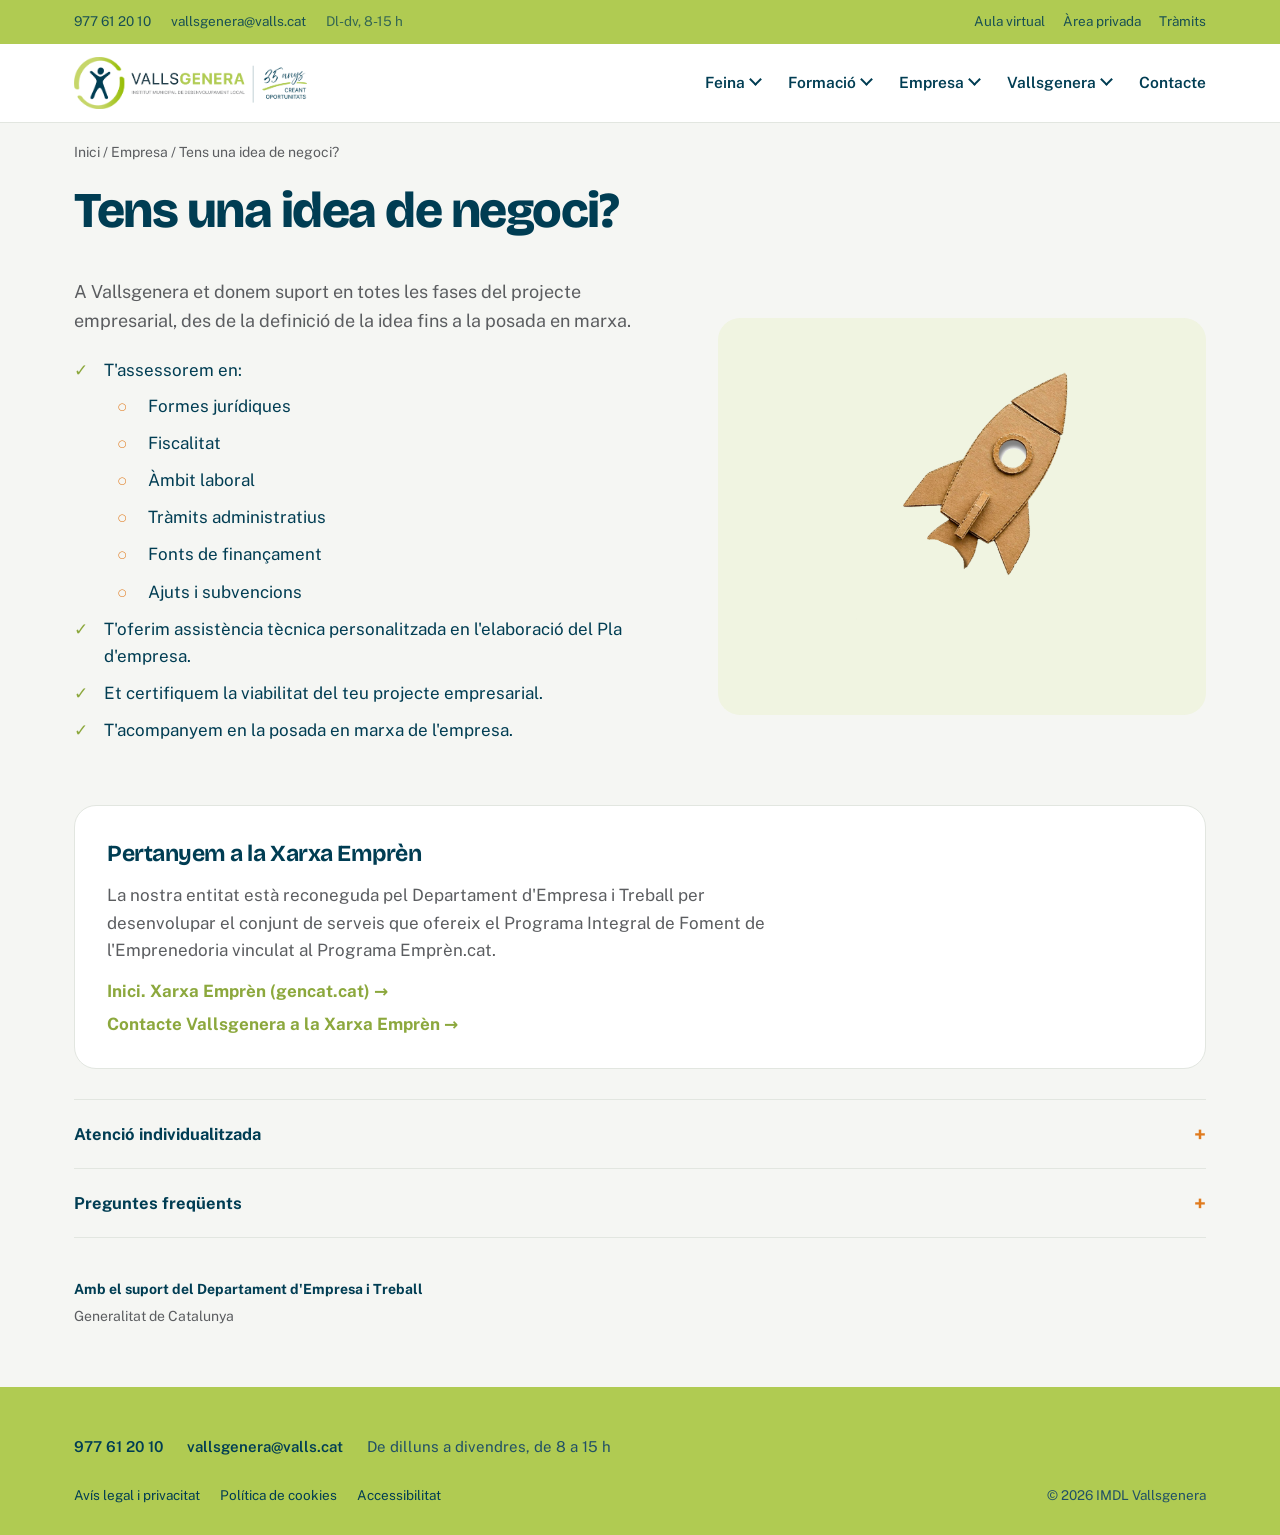
<file: empresa-idea-negoci.html>
<!DOCTYPE html>
<html lang="ca">
<head>
<meta charset="utf-8">
<meta name="viewport" content="width=device-width, initial-scale=1">
<title>Tens una idea de negoci? · Vallsgenera</title>
<meta name="description" content="Suport de Vallsgenera per posar en marxa el teu projecte empresarial: assessorament, pla d'empresa i acompanyament fins a la posada en marxa.">
<link rel="preconnect" href="https://fonts.googleapis.com">
<link rel="preconnect" href="https://fonts.gstatic.com" crossorigin>
<link href="https://fonts.googleapis.com/css2?family=Bricolage+Grotesque:opsz,wght@12..96,400;12..96,600;12..96,800&family=Public+Sans:wght@400;500;600;700&family=JetBrains+Mono:wght@500&display=swap" rel="stylesheet">
<style>
:root{
  --tinta:#003D53; --verd:#B0CB52; --verd-fosc:#8CA83D; --verd-clar:#F0F4E1;
  --rosa:#E07B1E; --rosa-clar:#FDEEDC;
  --paper:#F5F6F3; --sorra:#E2E6E0; --blanc:#fff; --gris:#929395; --gris-text:#5B5D60;
  --display:"Bricolage Grotesque",Georgia,serif;
  --cos:"Public Sans",-apple-system,system-ui,sans-serif;
  --mono:"JetBrains Mono",ui-monospace,monospace;
  --ample:1180px; --radi:22px;
}
*{box-sizing:border-box;margin:0;padding:0}
body{font-family:var(--cos);color:var(--tinta);background:var(--paper);font-size:17px;line-height:1.6;-webkit-font-smoothing:antialiased}
.wrap{max-width:var(--ample);margin:0 auto;padding:0 24px}
a{color:inherit}
:focus-visible{outline:3px solid var(--rosa);outline-offset:3px;border-radius:4px}
.saltar{position:absolute;left:-9999px;background:var(--tinta);color:#fff;padding:12px 20px;z-index:200}
.saltar:focus{left:0;top:0}

.utils{background:var(--verd);color:var(--tinta);font-size:13.5px}
.utils .wrap{display:flex;align-items:center;gap:20px;min-height:44px;flex-wrap:wrap;padding-top:6px;padding-bottom:6px}
.utils a{text-decoration:none;opacity:.86}
.utils a:hover{opacity:1;text-decoration:underline}
.utils .dreta{margin-left:auto;display:flex;gap:18px;align-items:center;flex-wrap:wrap}

header.top{background:var(--blanc);border-bottom:1px solid var(--sorra);position:sticky;top:0;z-index:50}
header.top .wrap{display:flex;align-items:center;gap:28px;height:78px}
.marca-logo{display:flex;align-items:center}
.marca-logo img{display:block;height:52px;width:auto}
nav.principal{margin-left:auto;display:flex;align-items:center;gap:28px;font-weight:600;font-size:15.5px}
nav.principal a{text-decoration:none;padding:6px 0;border-bottom:2px solid transparent}
nav.principal a:hover{border-color:var(--rosa)}
.nav-item{position:relative}
.nav-toggle{background:none;border:0;font:inherit;font-weight:600;font-size:15.5px;color:inherit;cursor:pointer;padding:6px 0;border-bottom:2px solid transparent;display:flex;align-items:center;gap:6px}
.nav-toggle:hover,.nav-toggle:focus-visible{border-color:var(--rosa)}
.nav-toggle::after{content:"";width:7px;height:7px;border-right:2px solid currentColor;border-bottom:2px solid currentColor;transform:rotate(45deg);margin-top:-4px;transition:transform .2s ease}
.nav-item.obert .nav-toggle::after{transform:rotate(-135deg);margin-top:2px}
.nav-dropdown{position:absolute;top:100%;left:50%;transform:translateX(-50%) translateY(8px);min-width:270px;max-width:320px;max-height:70vh;overflow-y:auto;background:#fff;border-radius:14px;box-shadow:0 18px 40px rgba(0,25,35,.18);padding:10px;display:flex;flex-direction:column;opacity:0;visibility:hidden;transition:opacity .18s ease,transform .18s ease;z-index:60}
.nav-item.obert .nav-dropdown{opacity:1;visibility:visible;transform:translateX(-50%) translateY(0)}
.nav-dropdown a{display:block;padding:10px 14px;border-radius:8px;color:var(--tinta);text-decoration:none;font-weight:600;font-size:14.5px;border-bottom:0}
.nav-dropdown a:hover{background:var(--paper);color:var(--verd-fosc)}
.nav-dropdown a.actiu{background:var(--verd-clar);color:var(--verd-fosc)}
.menu-btn{display:none;margin-left:auto;background:var(--tinta);color:#fff;border:0;padding:11px 17px;border-radius:8px;font-family:var(--cos);font-weight:600;font-size:15px}

.molla{padding:18px 0 0;font-size:14px;color:var(--gris-text)}
.molla a{text-decoration:none}
.molla a:hover{text-decoration:underline}

.titol-pagina{padding:22px 0 6px}
.titol-pagina h1{font-family:var(--display);font-size:clamp(32px,4.6vw,50px);font-weight:800;letter-spacing:-.03em;line-height:1.05}

.contingut{display:grid;grid-template-columns:1.1fr .9fr;gap:48px;align-items:center;padding:34px 0 20px}
.contingut p.intro{font-size:18px;color:var(--gris-text);margin-bottom:22px}
.llista-check{list-style:none;margin:14px 0 0}
.llista-check li{position:relative;padding-left:30px;margin-bottom:10px}
.llista-check li::before{content:"✓";position:absolute;left:0;top:0;color:var(--verd-fosc);font-weight:700}
.llista-check.sub{margin-left:14px;margin-top:8px}
.llista-check.sub li::before{content:"○";color:var(--rosa);font-size:10px;top:5px}
.visual-idea{background:var(--verd-clar);border-radius:var(--radi);padding:50px 30px;display:flex;justify-content:center;align-items:center}
.visual-idea img{width:100%;max-width:220px;height:auto}

.emprencat{background:var(--blanc);border:1px solid var(--sorra);border-radius:var(--radi);padding:30px 32px;margin:30px 0}
.emprencat h2{font-family:var(--display);font-size:23px;font-weight:700;letter-spacing:-.02em;margin-bottom:10px}
.emprencat p{color:var(--gris-text);margin-bottom:14px;max-width:70ch}
.emprencat a{color:var(--verd-fosc);font-weight:700;text-decoration:none;display:block;margin-top:6px}
.emprencat a:hover{text-decoration:underline}

.acordio{border-top:1px solid var(--sorra);margin-top:10px}
.acordio details{padding:18px 0;border-bottom:1px solid var(--sorra)}
.acordio summary{font-weight:700;font-size:16.5px;cursor:pointer;list-style:none;display:flex;justify-content:space-between;align-items:center;gap:10px}
.acordio summary::-webkit-details-marker{display:none}
.acordio summary::after{content:"+";font-family:var(--mono);color:var(--rosa);font-size:20px}
.acordio details[open] summary::after{content:"–"}
.acordio details p{margin-top:10px;color:var(--gris-text);max-width:70ch}

.credit-suport{margin:40px 0 60px;font-size:14px;color:var(--gris-text)}
.credit-suport strong{display:block;color:var(--tinta);margin-bottom:4px}

footer{background:var(--verd);color:var(--tinta);padding:48px 0 28px;font-size:15px}
.peu-baix{display:flex;gap:20px;flex-wrap:wrap;color:#215065;font-size:13.5px}
.peu-baix .dreta{margin-left:auto}
footer a{color:var(--tinta);text-decoration:none}
footer a:hover{color:#000;text-decoration:underline}
.contacte-peu{display:flex;gap:24px;flex-wrap:wrap;margin-bottom:26px;font-weight:600}

@media (max-width:820px){
  nav.principal{display:none}
  .menu-btn{display:block}
  .contingut{grid-template-columns:1fr;gap:26px}
  .visual-idea{order:-1}
}
.reveal{opacity:0;transform:translateY(18px);transition:opacity .6s cubic-bezier(.2,.7,.3,1),transform .6s cubic-bezier(.2,.7,.3,1)}
.reveal.in{opacity:1;transform:none}
@media (prefers-reduced-motion:reduce){*{transition:none!important}.reveal{opacity:1;transform:none}}
</style>
</head>
<body>

<a class="saltar" href="#principal">Vés al contingut principal</a>

<div class="utils">
  <div class="wrap">
    <a href="tel:977612010">977 61 20 10</a>
    <a href="mailto:vallsgenera@valls.cat">vallsgenera@valls.cat</a>
    <span style="opacity:.7">Dl-dv, 8-15 h</span>
    <div class="dreta">
      <a href="#">Aula virtual</a>
      <a href="#">Àrea privada</a>
      <a href="#">Tràmits</a>
    </div>
  </div>
</div>

<header class="top">
  <div class="wrap">
    <a class="marca-logo" href="index.html">
      <img src="vallsgenera-35-anys-horitzontal.png" alt="Vallsgenera — Institut Municipal de Desenvolupament Local · 35 anys, Creant oportunitats">
    </a>
    <nav class="principal" aria-label="Navegació principal">
      <div class="nav-item">
        <button class="nav-toggle" aria-expanded="false">Feina</button>
        <div class="nav-dropdown">
          <a href="ofertes-feina.html">Ofertes de feina</a>
          <a href="#">Oferta pública Valls</a>
          <a href="#">Oferta pública Vallsgenera</a>
          <a href="#">Borsa de treball</a>
          <a href="#">Borsa de formadors</a>
          <a href="#">Pràctiques en empreses</a>
          <a href="#">Programes d'orientació i inserció laboral</a>
        </div>
      </div>
      <div class="nav-item">
        <button class="nav-toggle" aria-expanded="false">Formació</button>
        <div class="nav-dropdown">
          <a href="#">Formació professional per a l'ocupació</a>
          <a href="#">Formació contínua</a>
          <a href="#">Joves PFI</a>
          <a href="#">Formació en línia de Vallsgenera</a>
          <a href="#">Formació en línia d'Aula Mentor</a>
          <a href="#">Unitat d'Escolarització Compartida</a>
          <a href="#">ACTIC</a>
          <a href="#">Cursos de català</a>
        </div>
      </div>
      <div class="nav-item">
        <button class="nav-toggle" aria-expanded="false">Empresa</button>
        <div class="nav-dropdown">
          <a class="actiu" href="empresa-idea-negoci.html">Tens una idea de negoci?</a>
          <a href="#">Viver d'empreses</a>
          <a href="#">Solars, naus i locals</a>
          <a href="#">Xarxa VallsEmprèn</a>
          <a href="#">Serveis per a l'empresa</a>
          <a href="#">Troba personal</a>
          <a href="#">Ajuts i subvencions</a>
          <a href="#">Relleu empresarial</a>
          <a href="#">Empreses d'economia social i solidària</a>
          <a href="#">Pràctiques en empreses</a>
          <a href="#">Formació contínua</a>
          <a href="#">Cercador d'empreses i comerços</a>
          <a href="#">Programes de contractació subvencionada</a>
          <a href="#">Consolida't</a>
          <a href="#">Viver Comercial</a>
        </div>
      </div>
      <div class="nav-item">
        <button class="nav-toggle" aria-expanded="false">Vallsgenera</button>
        <div class="nav-dropdown">
          <a href="index.html#dades">Qui som?</a>
          <a href="#">Seu electrònica</a>
          <a href="#">Perfil del contractant</a>
          <a href="#">Cessió d'espais</a>
          <a href="#">Notícies</a>
          <a href="#">Pacte Camp de Valls</a>
          <a href="#">Col·laboratori de Valls</a>
          <a href="#">Demana hora serveis Vallsgenera</a>
          <a href="#">Jornades</a>
          <a href="#">Demana hora a orientació laboral</a>
          <a href="#">Demana hora, acredita't</a>
          <a href="#">Demana hora a suport digital a la ciutadania</a>
        </div>
      </div>
      <a href="#">Contacte</a>
    </nav>
    <button class="menu-btn">Menú</button>
  </div>
</header>

<main id="principal">
<div class="wrap">
  <nav class="molla" aria-label="Ets aquí">
    <a href="index.html">Inici</a> / <a href="#">Empresa</a> / <span>Tens una idea de negoci?</span>
  </nav>

  <div class="titol-pagina reveal">
    <h1>Tens una idea de negoci?</h1>
  </div>

  <div class="contingut">
    <div class="reveal">
      <p class="intro">A Vallsgenera et donem suport en totes les fases del projecte empresarial, des de la definició de la idea fins a la posada en marxa.</p>
      <ul class="llista-check">
        <li>T'assessorem en:
          <ul class="llista-check sub">
            <li>Formes jurídiques</li>
            <li>Fiscalitat</li>
            <li>Àmbit laboral</li>
            <li>Tràmits administratius</li>
            <li>Fonts de finançament</li>
            <li>Ajuts i subvencions</li>
          </ul>
        </li>
        <li>T'oferim assistència tècnica personalitzada en l'elaboració del Pla d'empresa.</li>
        <li>Et certifiquem la viabilitat del teu projecte empresarial.</li>
        <li>T'acompanyem en la posada en marxa de l'empresa.</li>
      </ul>
    </div>
    <div class="visual-idea reveal" style="transition-delay:.1s">
      <img src="icona-coet-base.png" alt="">
    </div>
  </div>

  <div class="emprencat reveal">
    <h2>Pertanyem a la Xarxa Emprèn</h2>
    <p>La nostra entitat està reconeguda pel Departament d'Empresa i Treball per desenvolupar el conjunt de serveis que ofereix el Programa Integral de Foment de l'Emprenedoria vinculat al Programa Emprèn.cat.</p>
    <a href="#">Inici. Xarxa Emprèn (gencat.cat) →</a>
    <a href="#">Contacte Vallsgenera a la Xarxa Emprèn →</a>
  </div>

  <div class="acordio reveal">
    <details>
      <summary>Atenció individualitzada</summary>
      <p>Demana una reunió personalitzada amb el nostre equip per revisar la teva idea de negoci i resoldre els teus dubtes.</p>
    </details>
    <details>
      <summary>Preguntes freqüents</summary>
      <p>Consulta els dubtes més habituals sobre com posar en marxa una empresa a Valls, o contacta'ns directament si no hi trobes resposta.</p>
    </details>
  </div>

  <p class="credit-suport"><strong>Amb el suport del Departament d'Empresa i Treball</strong>Generalitat de Catalunya</p>
</div>
</main>

<footer>
  <div class="wrap">
    <div class="contacte-peu">
      <a href="tel:977612010">977 61 20 10</a>
      <a href="mailto:vallsgenera@valls.cat">vallsgenera@valls.cat</a>
      <span style="color:#215065;font-weight:400">De dilluns a divendres, de 8 a 15 h</span>
    </div>
    <div class="peu-baix">
      <a href="#">Avís legal i privacitat</a>
      <a href="#">Política de cookies</a>
      <a href="#">Accessibilitat</a>
      <span class="dreta">© 2026 IMDL Vallsgenera</span>
    </div>
  </div>
</footer>

<script>
(function(){
  var reduceMotion = window.matchMedia('(prefers-reduced-motion: reduce)').matches;

  var navItems = document.querySelectorAll('.nav-item');
  if (navItems.length) {
    var tancaTots = function(){
      navItems.forEach(function(i){
        i.classList.remove('obert');
        i.querySelector('.nav-toggle').setAttribute('aria-expanded', 'false');
      });
    };
    navItems.forEach(function(item){
      var btn = item.querySelector('.nav-toggle');
      btn.addEventListener('click', function(e){
        e.stopPropagation();
        var jaObert = item.classList.contains('obert');
        tancaTots();
        if (!jaObert) {
          item.classList.add('obert');
          btn.setAttribute('aria-expanded', 'true');
        }
      });
    });
    document.addEventListener('click', tancaTots);
    document.addEventListener('keydown', function(e){
      if (e.key === 'Escape') tancaTots();
    });
  }

  var revealEls = document.querySelectorAll('.reveal');
  if (reduceMotion || !('IntersectionObserver' in window)) {
    revealEls.forEach(function(el){ el.classList.add('in'); });
  } else {
    var io = new IntersectionObserver(function(entries){
      entries.forEach(function(entry){
        if (entry.isIntersecting) {
          entry.target.classList.add('in');
          io.unobserve(entry.target);
        }
      });
    }, { threshold: .15, rootMargin: '0px 0px -30px 0px' });
    revealEls.forEach(function(el){ io.observe(el); });
  }
})();
</script>

</body>
</html>
</file>
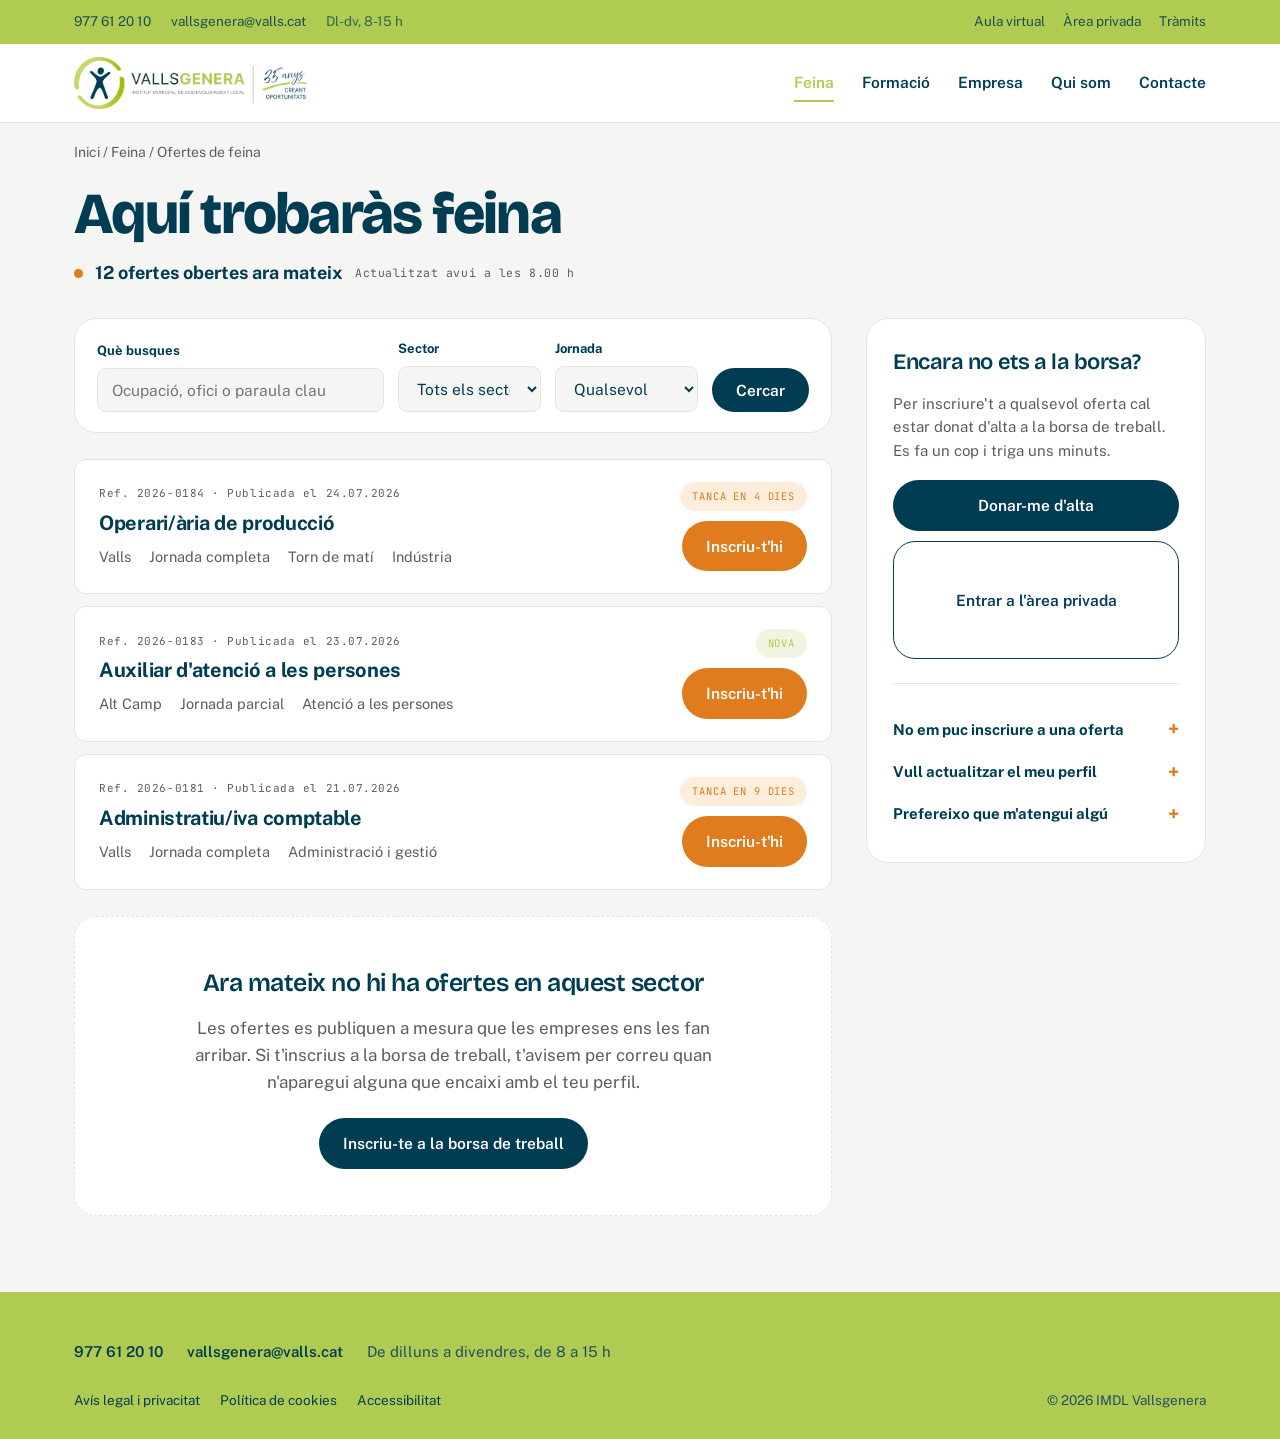
<file: ofertes-feina.html>
<!DOCTYPE html>
<html lang="ca">
<head>
<meta charset="utf-8">
<meta name="viewport" content="width=device-width, initial-scale=1">
<title>Ofertes de feina · Vallsgenera</title>
<meta name="description" content="Ofertes de feina obertes a Valls i l'Alt Camp gestionades per Vallsgenera.">
<!-- PROTOTIP. Estructura i textos de servei reals. Les ofertes llistades son EXEMPLES
     de maquetacio: cal substituir-les per les ofertes reals del gestor. -->
<link rel="preconnect" href="https://fonts.googleapis.com">
<link rel="preconnect" href="https://fonts.gstatic.com" crossorigin>
<link href="https://fonts.googleapis.com/css2?family=Bricolage+Grotesque:opsz,wght@12..96,400;12..96,600;12..96,800&family=Public+Sans:wght@400;500;600;700&family=JetBrains+Mono:wght@500&display=swap" rel="stylesheet">
<style>
:root{
  --tinta:#003D53; --verd:#B0CB52; --verd-fosc:#8CA83D; --verd-clar:#F0F4E1;
  --rosa:#E07B1E; --rosa-clar:#FDEEDC;
  --paper:#F5F6F3; --sorra:#E2E6E0; --blanc:#fff; --gris:#929395; --gris-text:#5B5D60;
  --display:"Bricolage Grotesque",Georgia,serif;
  --cos:"Public Sans",-apple-system,system-ui,sans-serif;
  --mono:"JetBrains Mono",ui-monospace,monospace;
  --ample:1180px; --radi:22px;
}
*{box-sizing:border-box;margin:0;padding:0}
body{font-family:var(--cos);color:var(--tinta);background:var(--paper);font-size:17px;line-height:1.6;-webkit-font-smoothing:antialiased}
.wrap{max-width:var(--ample);margin:0 auto;padding:0 24px}
a{color:inherit}
:focus-visible{outline:3px solid var(--rosa);outline-offset:3px;border-radius:4px}
.saltar{position:absolute;left:-9999px;background:var(--tinta);color:#fff;padding:12px 20px;z-index:200}
.saltar:focus{left:0;top:0}

.utils{background:var(--verd);color:var(--tinta);font-size:13.5px}
.utils .wrap{display:flex;align-items:center;gap:20px;min-height:44px;flex-wrap:wrap;padding-top:6px;padding-bottom:6px}
.utils a{text-decoration:none;opacity:.86}
.utils a:hover{opacity:1;text-decoration:underline}
.utils .dreta{margin-left:auto;display:flex;gap:18px;align-items:center;flex-wrap:wrap}

header.top{background:var(--blanc);border-bottom:1px solid var(--sorra);position:sticky;top:0;z-index:50}
header.top .wrap{display:flex;align-items:center;gap:28px;height:78px}
.marca{display:flex;align-items:center;gap:10px;text-decoration:none;font-family:var(--display);font-weight:800;font-size:27px;letter-spacing:-.025em}
.marca-logo{display:flex;align-items:center}
.marca-logo img{display:block;height:52px;width:auto}
.marca .genera{color:var(--verd)}
.aniversari{font-family:var(--mono);font-size:9.5px;letter-spacing:.1em;color:var(--rosa);border:1px solid var(--rosa);border-radius:100px;padding:4px 9px;line-height:1}
nav.principal{margin-left:auto;display:flex;gap:28px;font-weight:600;font-size:15.5px}
nav.principal a{text-decoration:none;padding:6px 0;border-bottom:2px solid transparent}
nav.principal a:hover{border-color:var(--rosa)}
nav.principal a.actiu{border-color:var(--verd);color:var(--verd)}
.menu-btn{display:none;margin-left:auto;background:var(--tinta);color:#fff;border:0;padding:11px 17px;border-radius:8px;font-family:var(--cos);font-weight:600;font-size:15px}

/* Molla de pa */
.molla{padding:18px 0 0;font-size:14px;color:var(--gris-text)}
.molla a{text-decoration:none}
.molla a:hover{text-decoration:underline}

/* Capçalera de pàgina */
.titol-pagina{padding:22px 0 30px}
.titol-pagina h1{font-family:var(--display);font-size:clamp(34px,5.2vw,58px);font-weight:800;letter-spacing:-.03em;line-height:1.03}
.titol-pagina .comptador{margin-top:14px;display:flex;align-items:center;gap:12px;flex-wrap:wrap}
.punt{width:9px;height:9px;border-radius:50%;background:var(--rosa);display:inline-block}
.titol-pagina .comptador b{font-size:18px}
.titol-pagina .comptador span{font-family:var(--mono);font-size:11.5px;color:var(--gris-text);letter-spacing:.05em}

/* Filtres */
.filtres{background:var(--blanc);border:1px solid var(--sorra);border-radius:var(--radi);padding:20px 22px;display:grid;grid-template-columns:2fr 1fr 1fr auto;gap:14px;align-items:end}
.camp label{display:block;font-size:13px;font-weight:700;margin-bottom:6px}
.camp input,.camp select{width:100%;padding:12px 14px;border-radius:9px;border:1px solid var(--sorra);background:var(--paper);font-family:var(--cos);font-size:15.5px;color:var(--tinta)}
.boto{background:var(--tinta);color:#fff;border:0;font-family:var(--cos);font-weight:600;font-size:15.5px;padding:13px 24px;border-radius:100px;cursor:pointer;text-decoration:none;display:inline-block;text-align:center}
.boto:hover{background:var(--verd)}
.boto.rosa{background:var(--rosa)}
.boto.rosa:hover{background:var(--tinta)}
.boto.buit{background:transparent;color:var(--tinta);border:1.5px solid var(--tinta)}
.boto.buit:hover{background:var(--tinta);color:#fff}

/* Llista d'ofertes */
.llista{margin-top:26px;display:grid;gap:12px}
.oferta{background:var(--blanc);border:1px solid var(--sorra);border-radius:12px;padding:22px 24px;display:grid;grid-template-columns:1fr auto;gap:16px 26px;align-items:center;text-decoration:none;transition:border-color .16s,background .16s,transform .2s ease,box-shadow .2s ease}
.oferta:hover{border-color:var(--verd);background:var(--verd-clar);transform:translateY(-4px);box-shadow:0 14px 28px rgba(0,61,83,.1)}
.oferta h2{font-size:20px;font-weight:700;letter-spacing:-.015em;line-height:1.25}
.oferta .meta{margin-top:9px;font-size:14.5px;color:var(--gris-text);display:flex;gap:8px 18px;flex-wrap:wrap}
.oferta .ref{font-family:var(--mono);font-size:11px;color:var(--gris-text);letter-spacing:.05em;margin-bottom:8px}
.tag{font-family:var(--mono);font-size:10.5px;letter-spacing:.08em;text-transform:uppercase;background:var(--rosa-clar);color:var(--rosa);padding:6px 12px;border-radius:100px;white-space:nowrap}
.tag.verd{background:var(--verd-clar);color:var(--verd)}
.accions{display:flex;flex-direction:column;gap:10px;align-items:flex-end}

/* Buit */
.buit{background:var(--blanc);border:1px dashed var(--sorra);border-radius:var(--radi);padding:46px 30px;text-align:center;margin-top:26px}
.buit h2{font-family:var(--display);font-size:25px;font-weight:600;letter-spacing:-.02em}
.buit p{margin:12px auto 0;color:var(--gris-text);max-width:52ch}
.buit .boto{margin-top:22px}

/* Caixa lateral / ajuda */
.dues{display:grid;grid-template-columns:1fr 340px;gap:34px;align-items:start;padding-bottom:76px}
.ajuda{background:var(--blanc);border:1px solid var(--sorra);border-radius:var(--radi);padding:26px;position:sticky;top:100px}
.ajuda h2{font-family:var(--display);font-size:22px;font-weight:600;letter-spacing:-.02em}
.ajuda p{margin-top:12px;font-size:15px;color:var(--gris-text);line-height:1.55}
.ajuda .boto{margin-top:18px;width:100%}
.ajuda hr{border:0;border-top:1px solid var(--sorra);margin:24px 0}
.ajuda details{font-size:15px}
.ajuda summary{font-weight:700;cursor:pointer;padding:6px 0;list-style:none;display:flex;justify-content:space-between;align-items:center;gap:10px}
.ajuda summary::-webkit-details-marker{display:none}
.ajuda summary::after{content:"+";font-family:var(--mono);color:var(--rosa);font-size:19px}
.ajuda details[open] summary::after{content:"–"}
.ajuda details p{margin-top:8px;font-size:14.5px}

footer{background:var(--verd);color:var(--tinta);padding:48px 0 28px;font-size:15px}
.peu-baix{display:flex;gap:20px;flex-wrap:wrap;color:#215065;font-size:13.5px}
.peu-baix .dreta{margin-left:auto}
footer a{color:var(--tinta);text-decoration:none}
footer a:hover{color:#000;text-decoration:underline}
.contacte-peu{display:flex;gap:24px;flex-wrap:wrap;margin-bottom:26px;font-weight:600}

@media (max-width:960px){
  .dues{grid-template-columns:1fr}
  .ajuda{position:static}
  .filtres{grid-template-columns:1fr 1fr}
}
@media (max-width:700px){
  nav.principal{display:none}
  .menu-btn{display:block}
  .filtres{grid-template-columns:1fr}
  .oferta{grid-template-columns:1fr}
  .accions{align-items:stretch}
}
.reveal{opacity:0;transform:translateY(18px);transition:opacity .6s cubic-bezier(.2,.7,.3,1),transform .6s cubic-bezier(.2,.7,.3,1)}
.reveal.in{opacity:1;transform:none}
@media (prefers-reduced-motion:reduce){*{transition:none!important}.reveal{opacity:1;transform:none}}
</style>
</head>
<body>

<a class="saltar" href="#principal">Vés al contingut principal</a>

<div class="utils">
  <div class="wrap">
    <a href="tel:977612010">977 61 20 10</a>
    <a href="mailto:vallsgenera@valls.cat">vallsgenera@valls.cat</a>
    <span style="opacity:.7">Dl-dv, 8-15 h</span>
    <div class="dreta">
      <a href="#">Aula virtual</a>
      <a href="#">Àrea privada</a>
      <a href="#">Tràmits</a>
    </div>
  </div>
</div>

<header class="top">
  <div class="wrap">
    <a class="marca-logo" href="index.html">
      <img src="vallsgenera-35-anys-horitzontal.png" alt="Vallsgenera — Institut Municipal de Desenvolupament Local · 35 anys, Creant oportunitats">
    </a>
    <nav class="principal" aria-label="Navegació principal">
      <a class="actiu" href="#">Feina</a>
      <a href="#">Formació</a>
      <a href="#">Empresa</a>
      <a href="index.html#dades">Qui som</a>
      <a href="#">Contacte</a>
    </nav>
    <button class="menu-btn">Menú</button>
  </div>
</header>

<main id="principal">
<div class="wrap">
  <nav class="molla" aria-label="Ets aquí">
    <a href="index.html">Inici</a> / <a href="#">Feina</a> / <span>Ofertes de feina</span>
  </nav>

  <div class="titol-pagina reveal">
    <h1>Aquí trobaràs feina</h1>
    <div class="comptador">
      <span class="punt"></span>
      <b>12 ofertes obertes ara mateix</b>
      <span>Actualitzat avui a les 8.00 h</span>
    </div>
  </div>

  <div class="dues">
    <div>
      <form class="filtres" onsubmit="return false">
        <div class="camp">
          <label for="q">Què busques</label>
          <input id="q" type="search" placeholder="Ocupació, ofici o paraula clau">
        </div>
        <div class="camp">
          <label for="sector">Sector</label>
          <select id="sector">
            <option>Tots els sectors</option>
            <option>Indústria</option>
            <option>Comerç i hostaleria</option>
            <option>Atenció a les persones</option>
            <option>Administració i gestió</option>
            <option>Construcció</option>
          </select>
        </div>
        <div class="camp">
          <label for="jornada">Jornada</label>
          <select id="jornada">
            <option>Qualsevol</option>
            <option>Completa</option>
            <option>Parcial</option>
            <option>Torns</option>
          </select>
        </div>
        <button class="boto" type="submit">Cercar</button>
      </form>

      <div class="llista">

        <a class="oferta reveal" style="transition-delay:0s" href="mailto:vallsgenera@valls.cat?subject=Inscripcio%20oferta%20Ref.%202026-0184%20-%20Operari%2Faria%20de%20produccio">
          <div>
            <div class="ref">Ref. 2026-0184 · Publicada el 24.07.2026</div>
            <h2>Operari/ària de producció</h2>
            <div class="meta"><span>Valls</span><span>Jornada completa</span><span>Torn de matí</span><span>Indústria</span></div>
          </div>
          <div class="accions">
            <span class="tag">Tanca en 4 dies</span>
            <span class="boto rosa">Inscriu-t'hi</span>
          </div>
        </a>

        <a class="oferta reveal" style="transition-delay:.07s" href="mailto:vallsgenera@valls.cat?subject=Inscripcio%20oferta%20Ref.%202026-0183%20-%20Auxiliar%20d%27atencio%20a%20les%20persones">
          <div>
            <div class="ref">Ref. 2026-0183 · Publicada el 23.07.2026</div>
            <h2>Auxiliar d'atenció a les persones</h2>
            <div class="meta"><span>Alt Camp</span><span>Jornada parcial</span><span>Atenció a les persones</span></div>
          </div>
          <div class="accions">
            <span class="tag verd">Nova</span>
            <span class="boto rosa">Inscriu-t'hi</span>
          </div>
        </a>

        <a class="oferta reveal" style="transition-delay:.14s" href="mailto:vallsgenera@valls.cat?subject=Inscripcio%20oferta%20Ref.%202026-0181%20-%20Administratiu%2Fiva%20comptable">
          <div>
            <div class="ref">Ref. 2026-0181 · Publicada el 21.07.2026</div>
            <h2>Administratiu/iva comptable</h2>
            <div class="meta"><span>Valls</span><span>Jornada completa</span><span>Administració i gestió</span></div>
          </div>
          <div class="accions">
            <span class="tag">Tanca en 9 dies</span>
            <span class="boto rosa">Inscriu-t'hi</span>
          </div>
        </a>

      </div>

      <!-- Estat alternatiu: quan no hi ha cap oferta oberta. Mai deixar la pagina en blanc. -->
      <div class="buit">
        <h2>Ara mateix no hi ha ofertes en aquest sector</h2>
        <p>Les ofertes es publiquen a mesura que les empreses ens les fan arribar. Si t'inscrius a la borsa de treball, t'avisem per correu quan n'aparegui alguna que encaixi amb el teu perfil.</p>
        <a class="boto" href="mailto:vallsgenera@valls.cat?subject=Alta%20a%20la%20borsa%20de%20treball">Inscriu-te a la borsa de treball</a>
      </div>
    </div>

    <aside class="ajuda reveal">
      <h2>Encara no ets a la borsa?</h2>
      <p>Per inscriure't a qualsevol oferta cal estar donat d'alta a la borsa de treball. Es fa un cop i triga uns minuts.</p>
      <a class="boto" href="mailto:vallsgenera@valls.cat?subject=Alta%20a%20la%20borsa%20de%20treball">Donar-me d'alta</a>
      <a class="boto buit" href="#" style="margin-top:10px;width:100%">Entrar a l'àrea privada</a>

      <hr>

      <details>
        <summary>No em puc inscriure a una oferta</summary>
        <p>Comprova que el tipus d'ocupació que consta a la descripció de l'oferta coincideixi amb les ocupacions del teu perfil laboral. Si tot i així no te'n surts, escriu-nos a <a href="mailto:vallsgenera@valls.cat" style="color:var(--verd);font-weight:600">vallsgenera@valls.cat</a> i ho revisem.</p>
      </details>
      <details>
        <summary>Vull actualitzar el meu perfil</summary>
        <p>Entra a l'àrea privada amb les teves credencials i edita les ocupacions, la formació i la disponibilitat. Com més al dia el tinguis, més ofertes et podrem oferir.</p>
      </details>
      <details>
        <summary>Prefereixo que m'atengui algú</summary>
        <p>Demana hora al servei d'orientació laboral i t'ajudem presencialment. De dilluns a divendres, de 8 a 15 h, al 977 61 20 10.</p>
      </details>
    </aside>
  </div>
</div>
</main>

<footer>
  <div class="wrap">
    <div class="contacte-peu">
      <a href="tel:977612010">977 61 20 10</a>
      <a href="mailto:vallsgenera@valls.cat">vallsgenera@valls.cat</a>
      <span style="color:#215065;font-weight:400">De dilluns a divendres, de 8 a 15 h</span>
    </div>
    <div class="peu-baix">
      <a href="#">Avís legal i privacitat</a>
      <a href="#">Política de cookies</a>
      <a href="#">Accessibilitat</a>
      <span class="dreta">© 2026 IMDL Vallsgenera</span>
    </div>
  </div>
</footer>

<script>
(function(){
  var reduceMotion = window.matchMedia('(prefers-reduced-motion: reduce)').matches;
  var revealEls = document.querySelectorAll('.reveal');
  if (reduceMotion || !('IntersectionObserver' in window)) {
    revealEls.forEach(function(el){ el.classList.add('in'); });
  } else {
    var io = new IntersectionObserver(function(entries){
      entries.forEach(function(entry){
        if (entry.isIntersecting) {
          entry.target.classList.add('in');
          io.unobserve(entry.target);
        }
      });
    }, { threshold: .15, rootMargin: '0px 0px -30px 0px' });
    revealEls.forEach(function(el){ io.observe(el); });
  }
})();
</script>

</body>
</html>
</file>
